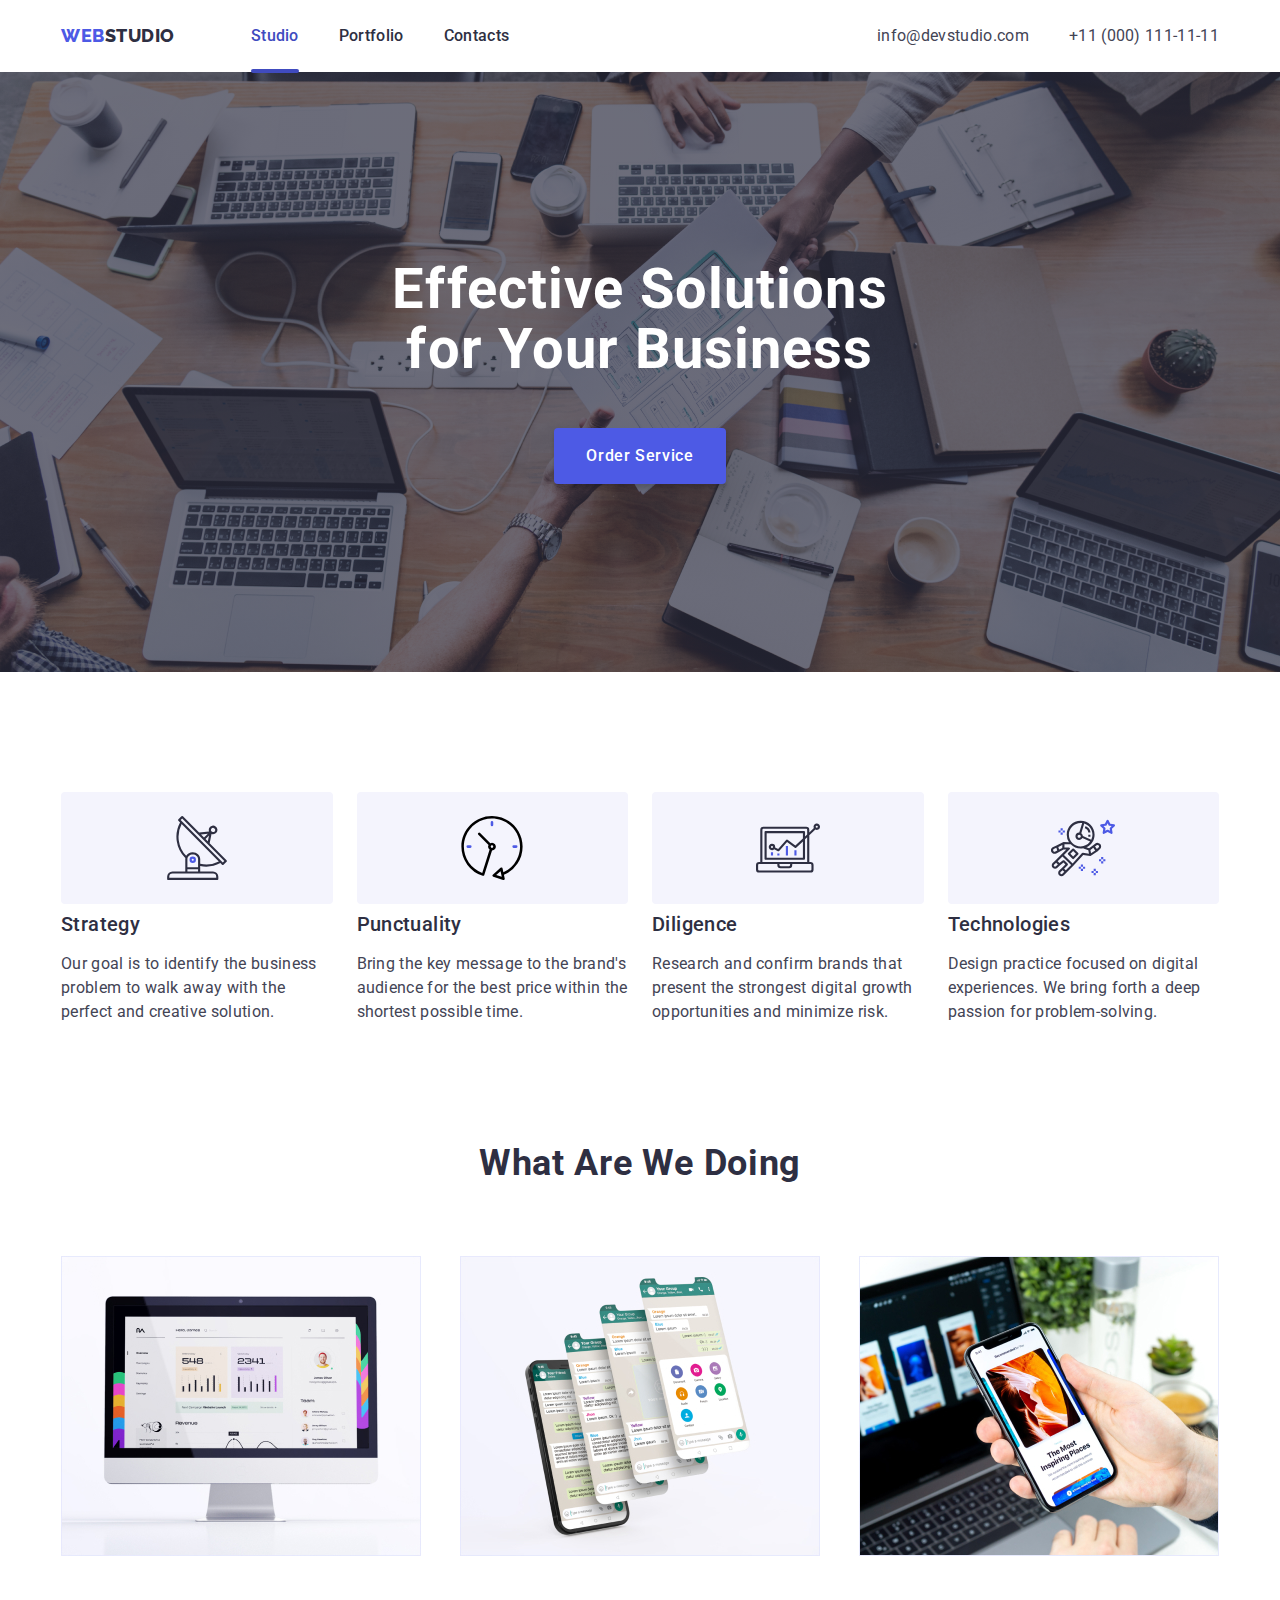
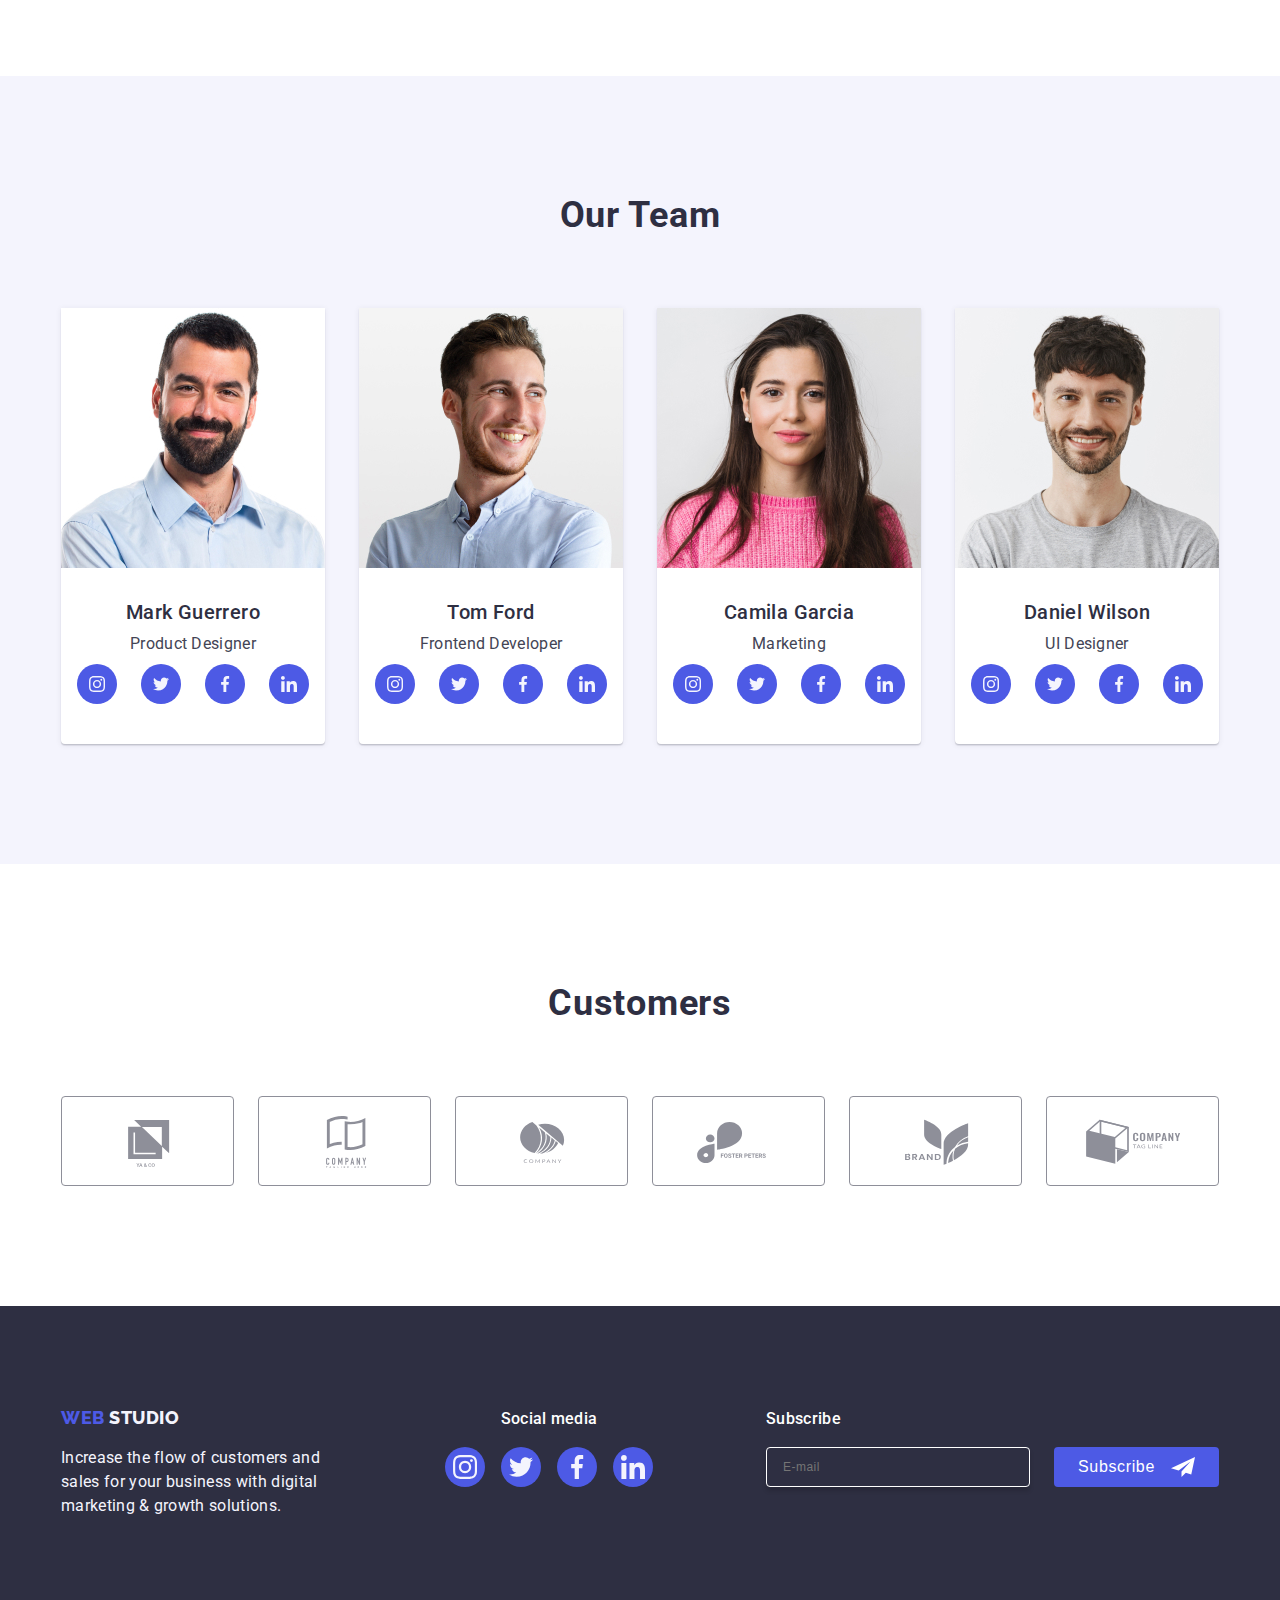
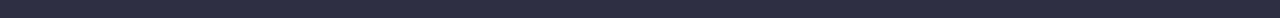
<file: index.html>
<!DOCTYPE html>
<html lang="en">
  <head>
    <meta charset="UTF-8" />
    <meta name="viewport" content="width=device-width, initial-scale=1.0" />
    <link
      rel="stylesheet"
      href="https://cdnjs.cloudflare.com/ajax/libs/modern-normalize/2.0.0/modern-normalize.min.css"
      integrity="sha512-4xo8blKMVCiXpTaLzQSLSw3KFOVPWhm/TRtuPVc4WG6kUgjH6J03IBuG7JZPkcWMxJ5huwaBpOpnwYElP/m6wg=="
      crossorigin="anonymous"
      referrerpolicy="no-referrer"
    />
    <link rel="stylesheet" href="./css/stylesmobile.css" />
    <link rel="stylesheet" href="./css/stylestablet.css" />
    <link rel="stylesheet" href="./css/stylespc.css" />
    <title>Studio</title>

    <link rel="preconnect" href="https://fonts.googleapis.com" />
    <link rel="preconnect" href="https://fonts.gstatic.com" crossorigin />
    <link
      href="https://fonts.googleapis.com/css2?family=Raleway:wght@800&family=Roboto:wght@400;500;700;900&display=swap"
      rel="stylesheet"
    />
    <meta name="viewport" content="width=device-width, initial-scale=1.0" />
  </head>

  <!-- body -->

  <body>
    <!-- header -->
    <header class="header">
      <div class="container container-header">
        <nav class="navigation">
          <a class="logo link logo-header" href="./index.html"
            >Web<span class="studio">Studio</span></a
          >
          <button class="burger-btn" type="button" data-menu-open>
            <svg class="burger-icon" width="32" height="22">
              <use class="" href="./images/icons.svg#icon-menu_24px"></use>
            </svg>
          </button>

          <ul class="list menu-header">
            <li class="navigation-list">
              <a
                href="./index.html"
                class="navigation-page navigation-page-after link"
                >Studio</a
              >
            </li>
            <li class="navigation-list">
              <a href="./portfolio.html" class="navigation-page link"
                >Portfolio</a
              >
            </li>
            <li class="navigation-list">
              <a href="" class="navigation-page link">Contacts</a>
            </li>
          </ul>
        </nav>

        <address class="address">
          <ul class="list list-flex">
            <li class="navigation-contact-list">
              <a class="contact link" href="mailto:info@devstudio.com"
                >info@devstudio.com</a
              >
            </li>
            <li class="navigation-contact-list">
              <a class="contact link" href="tel:+110001111111"
                >+11 (000) 111-11-11</a
              >
            </li>
          </ul>
        </address>
      </div>
    </header>

    <!-- ////header -->

    <!-- section 1 -->

    <main>
      <section class="section-sollution">
        <div class="container container-section sollutions">
          <h1 class="headline sollutions-tiitle">
            Effective Solutions for Your Business
          </h1>
          <button class="buttom buttom-order" type="button" data-modal-open>
            Order Service
          </button>
        </div>
      </section>

      <!-- section 2 -->

      <section class="section section-feature">
        <div class="container container-features">
          <h2 class="visually-hidden features-strategy">Strategy</h2>

          <ul class="list feature-flex">
            <li class="feature-item point">
              <div class="feature_div-icon">
                <svg width="64" height="64">
                  <use
                    class="features-icon"
                    href="./images/icons.svg#icon-antenna-1"
                  ></use>
                </svg>
              </div>
              <h3 class="feature-name">Strategy</h3>
              <p class="feature-description">
                Our goal is to identify the business problem to walk away with
                the perfect and creative solution.
              </p>
            </li>

            <li class="feature-item point">
              <div class="feature_div-icon">
                <svg width="64" height="64">
                  <use
                    class="features-icon"
                    href="./images/icons.svg#icon-clock-1"
                  ></use>
                </svg>
              </div>
              <h3 class="feature-name">Punctuality</h3>
              <p class="feature-description">
                Bring the key message to the brand's audience for the best price
                within the shortest possible time.
              </p>
            </li>
            <li class="feature-item point">
              <div class="feature_div-icon">
                <svg width="64" height="64">
                  <use
                    class="features-icon"
                    href="./images/icons.svg#icon-diagram-1"
                  ></use>
                </svg>
              </div>
              <h3 class="feature-name">Diligence</h3>
              <p class="feature-description">
                Research and confirm brands that present the strongest digital
                growth opportunities and minimize risk.
              </p>
            </li>
            <li class="feature-item point">
              <div class="feature_div-icon">
                <svg width="64" height="64">
                  <use
                    class="features-icon"
                    href="./images/icons.svg#icon-astronaut-1"
                  ></use>
                </svg>
              </div>
              <h3 class="feature-name">Technologies</h3>
              <p class="feature-description">
                Design practice focused on digital experiences. We bring forth a
                deep passion for problem-solving.
              </p>
            </li>
          </ul>
        </div>
      </section>

      <!-- section 3 -->
      <section class="section section-devices">
        <div class="container container-features">
          <h2 class="devices-tittle">What are we doing</h2>

          <ul class="list flex-devices">
            <li class="list devices-list">
              <img
                src="./images/body-pc-computer.jpg"
                alt="Computer which shows statistics"
                width="360"
                height="300"
              />
            </li>
            <li class="list devices-list">
              <img
                src="./images/body-phones-computer.jpg"
                alt="Phones screens with  whatsupp app"
                width="360"
                height="300"
              />
            </li>
            <li class="list devices-list">
              <img
                src="./images/body-onephone-computer.jpg"
                alt="Phone ans computer present the blog or app about  most inspiring places"
                width="360"
                height="300"
              />
            </li>
          </ul>
        </div>
      </section>

      <!-- section 4-->
      <section class="section team">
        <div class="container container-team">
          <h2 class="team-tittle">Our Team</h2>

          <ul class="list team-flex">
            <li class="team-member">
              <img
                class="team-photo"
                src="./images/mark-guerrero-computer.jpg"
                alt="A guy in a light blue shirt with dark growth"
                width="264"
                height="260"
              />
              <div class="teamer-name">
                <h3 class="team-name">Mark Guerrero</h3>
                <p class="team-role">Product Designer</p>

                <ul class="list list-social">
                  <li class="social-list">
                    <a class="social-link" href="#">
                      <svg width="16" height="16" class="social-icon">
                        <use href="./images/icons.svg#icon-instagram-2"></use>
                      </svg>
                    </a>
                  </li>
                  <li class="social-list">
                    <a class="social-link" href="#">
                      <svg width="16" height="16" class="social-icon">
                        <use href="./images/icons.svg#icon-twitter-1"></use>
                      </svg>
                    </a>
                  </li>
                  <li class="social-list">
                    <a class="social-link" href="#">
                      <svg width="16" height="16" class="social-icon">
                        <use href="./images/icons.svg#icon-facebook-1"></use>
                      </svg>
                    </a>
                  </li>
                  <li class="social-list">
                    <a class="social-link" href="#">
                      <svg width="16" height="16" class="social-icon">
                        <use href="./images/icons.svg#icon-linkedin-1"></use>
                      </svg>
                    </a>
                  </li>
                </ul>
              </div>
            </li>

            <li class="team-member">
              <img
                class="team-photo"
                src="./images/tom-ford-computer.jpg"
                alt="A guy in a light blue shirt with big smile"
                width="264"
                height="260"
              />
              <div class="teamer-name">
                <h3 class="team-name">Tom Ford</h3>
                <p class="team-role">Frontend Developer</p>
                <ul class="list list-social">
                  <li class="social-list">
                    <a class="social-link" href="#">
                      <svg width="16" height="16" class="social-icon">
                        <use href="./images/icons.svg#icon-instagram-2"></use>
                      </svg>
                    </a>
                  </li>
                  <li class="social-list">
                    <a class="social-link" href="#">
                      <svg width="16" height="16" class="social-icon">
                        <use href="./images/icons.svg#icon-twitter-1"></use>
                      </svg>
                    </a>
                  </li>
                  <li class="social-list">
                    <a class="social-link" href="#">
                      <svg width="16" height="16" class="social-icon">
                        <use href="./images/icons.svg#icon-facebook-1"></use>
                      </svg>
                    </a>
                  </li>
                  <li class="social-list">
                    <a class="social-link" href="#">
                      <svg width="16" height="16" class="social-icon">
                        <use href="./images/icons.svg#icon-linkedin-1"></use>
                      </svg>
                    </a>
                  </li>
                </ul>
              </div>
            </li>

            <li class="team-member">
              <img
                class="team-photo"
                src="./images/camila-garcia-computer.jpg"
                alt=" Woman in a pink sweater with long dark hair"
                width="264"
                height="260"
              />
              <div class="teamer-name">
                <h3 class="team-name">Camila Garcia</h3>
                <p class="team-role">Marketing</p>
                <ul class="list list-social">
                  <li class="social-list">
                    <a class="social-link" href="#">
                      <svg width="16" height="16" class="social-icon">
                        <use href="./images/icons.svg#icon-instagram-2"></use>
                      </svg>
                    </a>
                  </li>
                  <li class="social-list">
                    <a class="social-link" href="#">
                      <svg width="16" height="16" class="social-icon">
                        <use href="./images/icons.svg#icon-twitter-1"></use>
                      </svg>
                    </a>
                  </li>
                  <li class="social-list">
                    <a class="social-link" href="#">
                      <svg width="16" height="16" class="social-icon">
                        <use href="./images/icons.svg#icon-facebook-1"></use>
                      </svg>
                    </a>
                  </li>
                  <li class="social-list">
                    <a class="social-link" href="#">
                      <svg width="16" height="16" class="social-icon">
                        <use href="./images/icons.svg#icon-linkedin-1"></use>
                      </svg>
                    </a>
                  </li>
                </ul>
              </div>
            </li>

            <li class="team-member">
              <img
                class="team-photo"
                src="./images/daniel-wilson-computer.jpg"
                alt="A guy in a light grey T-shirt with big smile"
                width="264"
                height="260"
              />
              <div class="teamer-name">
                <h3 class="team-name">Daniel Wilson</h3>
                <p class="team-role">UI Designer</p>
                <ul class="list list-social">
                  <li class="social-list">
                    <a class="social-link" href="#">
                      <svg width="16" height="16" class="social-icon">
                        <use href="./images/icons.svg#icon-instagram-2"></use>
                      </svg>
                    </a>
                  </li>
                  <li class="social-list">
                    <a class="social-link" href="#">
                      <svg width="16" height="16" class="social-icon">
                        <use href="./images/icons.svg#icon-twitter-1"></use>
                      </svg>
                    </a>
                  </li>
                  <li class="social-list">
                    <a class="social-link" href="#">
                      <svg width="16" height="16" class="social-icon">
                        <use href="./images/icons.svg#icon-facebook-1"></use>
                      </svg>
                    </a>
                  </li>
                  <li class="social-list">
                    <a class="social-link" href="#">
                      <svg width="16" height="16" class="social-icon">
                        <use href="./images/icons.svg#icon-linkedin-1"></use>
                      </svg>
                    </a>
                  </li>
                </ul>
              </div>
            </li>
          </ul>
        </div>
      </section>

      <!-- /* section 5  */ -->

      <section class="customers">
        <div class="container container-customers">
          <h2 class="cusotmers-tittle">Customers</h2>
          <ul class="list list-customers">
            <li class="customer-list">
              <a class="customer-link" href="#">
                <svg width="110" height="56" class="customer-icon">
                  <use
                    class="client"
                    href="./images/icons.svg#icon-Client-1"
                  ></use>
                </svg>
              </a>
            </li>

            <li class="customer-list">
              <a class="customer-link" href="#">
                <svg width="110" height="56" class="customer-icon">
                  <use
                    class="client"
                    href="./images/icons.svg#icon-Client-2"
                  ></use>
                </svg>
              </a>
            </li>
            <li class="customer-list">
              <a class="customer-link" href="#">
                <svg width="110" height="56" class="customer-icon">
                  <use
                    class="client"
                    href="./images/icons.svg#icon-Client-3"
                  ></use>
                </svg>
              </a>
            </li>
            <li class="customer-list">
              <a class="customer-link" href="#">
                <svg width="110" height="56" class="customer-icon">
                  <use
                    class="client"
                    href="./images/icons.svg#icon-Client-4"
                  ></use>
                </svg>
              </a>
            </li>
            <li class="customer-list">
              <a class="customer-link" href="#">
                <svg width="110" height="56" class="customer-icon">
                  <use
                    class="client"
                    href="./images/icons.svg#icon-Client-5"
                  ></use>
                </svg>
              </a>
            </li>
            <li class="customer-list">
              <a class="customer-link" href="#">
                <svg width="110" height="56" class="customer-icon">
                  <use
                    class="client"
                    href="./images/icons.svg#icon-Client-6"
                  ></use>
                </svg>
              </a>
            </li>
          </ul>
        </div>
      </section>
    </main>

    <!-- footer -->

    <footer class="footer">
      <div class="container container-footer">
        <div class="footer-pc">
          <div class="footer-mobile">
            <div class="logo-mobile">
              <a class="logo link logo-footer" href="./index.html"
                >Web <span class="studio-footer">Studio</span></a
              >
              <p class="footer-paragraph">
                Increase the flow of customers and sales for your business with
                digital marketing & growth solutions.
              </p>
            </div>
            <div class="second-line">
              <p class="socialmedia-tittle">Social media</p>

              <ul class="list footer-social">
                <li class="footer-social-list">
                  <a class="footer-social-link" href="#">
                    <svg width="24" height="24" class="footer-social-icon">
                      <use href="./images/icons.svg#icon-instagram-2"></use>
                    </svg>
                  </a>
                </li>
                <li class="footer-social-list">
                  <a class="footer-social-link" href="#">
                    <svg width="24" height="24" class="footer-social-icon">
                      <use href="./images/icons.svg#icon-twitter-1"></use>
                    </svg>
                  </a>
                </li>
                <li class="footer-social-list">
                  <a class="footer-social-link" href="#">
                    <svg width="24" height="24" class="footer-social-icon">
                      <use href="./images/icons.svg#icon-facebook-1"></use>
                    </svg>
                  </a>
                </li>
                <li class="footer-social-list">
                  <a class="footer-social-link" href="#">
                    <svg width="24" height="24" class="footer-social-icon">
                      <use href="./images/icons.svg#icon-linkedin-1"></use>
                    </svg>
                  </a>
                </li>
              </ul>
            </div>
          </div>

          <div class="subscribe">
            <p class="subscribe-tittle">Subscribe</p>
            <form class="substribe-form">
              <label class="substribe-label">
                <input
                  class="substribe-input"
                  type="email"
                  name="substribe-join"
                  placeholder="E-mail"
                  id="substribe-join"
                  required
                />
              </label>
              <button class="subscribe-botton" type="submit">
                Subscribe
                <svg class="subscribe-icon" width="24" height="24">
                  <use href="./images/icons.svg#icon-Frame-3"></use>
                </svg>
              </button>
            </form>
          </div>
        </div>
      </div>
    </footer>

    <div class="backdrop is-hidden" data-menu>
      <div class="menu">
        <button class="close-btn" type="button" data-menu-close>
          <svg class="cross-icon" width="8" height="8">
            <use href="./images/icons.svg#icon-close-black"></use>
          </svg>
        </button>

        <ul class="menu-tittles list">
          <li>
            <a class="navigation-page link" href="./index.html">Studio</a>
          </li>
          <li>
            <a class="navigation-page link" href="./portfolio.html"
              >Portfolio</a
            >
          </li>
          <li><a class="navigation-page link" href="">Contacts</a></li>
        </ul>

        <div class="menu-contact">
          <a class="phone-menu link" href="tel:+110001111111"
            >+11 (000) 111-11-11</a
          >
          <a class="mail-menu link" href="mailto:info@devstudio.com"
            >info@devstudio.com</a
          >
          <ul class="list list-social-menu">
            <li class="social-list">
              <a class="social-link" href="#">
                <svg width="16" height="16" class="social-icon">
                  <use href="./images/icons.svg#icon-instagram-2"></use>
                </svg>
              </a>
            </li>
            <li class="social-list">
              <a class="social-link" href="#">
                <svg width="16" height="16" class="social-icon">
                  <use href="./images/icons.svg#icon-twitter-1"></use>
                </svg>
              </a>
            </li>
            <li class="social-list">
              <a class="social-link" href="#">
                <svg width="16" height="16" class="social-icon">
                  <use href="./images/icons.svg#icon-facebook-1"></use>
                </svg>
              </a>
            </li>
            <li class="social-list">
              <a class="social-link" href="#">
                <svg width="16" height="16" class="social-icon">
                  <use href="./images/icons.svg#icon-linkedin-1"></use>
                </svg>
              </a>
            </li>
          </ul>
        </div>
      </div>
    </div>

    <div class="backdrop is-hidden" data-modal>
      <div class="modal">
        <button class="close-btn" type="button" data-modal-close>
          <svg class="cross-icon" width="8" height="8">
            <use href="./images/icons.svg#icon-close-black"></use>
          </svg>
        </button>

        <p class="form-tittle">Leave your contacts and we will call you back</p>
        <form name="signup_form" autocomplete="on">
          <div class="form-div">
            <label class="form-label" for="user-name">Name </label>
            <div class="form-icon">
              <input
                class="form-input"
                type="text"
                name="user-name"
                id="user-name"
                required
              />
              <svg class="form-svg" width="18" height="24">
                <use href="./images/icons.svg#icon-person-black-18dp-1"></use>
              </svg>
            </div>
          </div>

          <div class="form-div">
            <label class="form-label" for="user-phone">Phone</label>
            <div class="form-icon">
              <input
                class="form-input"
                type="text"
                name="user-phone"
                id="user-phone"
                required
              />
              <svg class="form-svg" width="18" height="24">
                <use href="./images/icons.svg#icon-phone-black-18dp-1"></use>
              </svg>
            </div>
          </div>

          <div class="form-div">
            <label class="form-label" for="user-email">Email </label>
            <div class="form-icon">
              <input
                required
                class="form-input"
                type="email"
                name="user-email"
                id="user-email"
              />

              <svg class="form-svg" width="18" height="24">
                <use href="./images/icons.svg#icon-email-black-18dp-1"></use>
              </svg>
            </div>
          </div>
          <div class="form-comment">
            <label class="form-label" for="user-comment">Comment </label>

            <textarea
              class="comment-textarea"
              id="user-comment"
              name="user-comment"
              placeholder="Text input"
              rows="5"
            ></textarea>
          </div>

          <div class="form-checkbox">
            <input
              id="user-privacy"
              type="checkbox"
              value="true"
              class="checkbox-input visually-hidden"
              name="user-privacy"
              required
            />
            <label class="checkbox-label" for="user-privacy"
              ><span class="checkbox-span">
                <svg class="checkbox-icon" width="10" height="8">
                  <use
                    class="checkbox-size"
                    href="./images/icons.svg#icon-Vector"
                  ></use>
                </svg> </span
              >I accept the terms and conditions of the
              <a class="checkbox-link" href="#">Privacy Policy</a>
            </label>
          </div>
          <button class="checkbox-button" type="submit">Send</button>
        </form>
      </div>
    </div>

    <script src="./js/menu.js"></script>
    <script src="./js/modal.js"></script>
  </body>
</html>
</file>
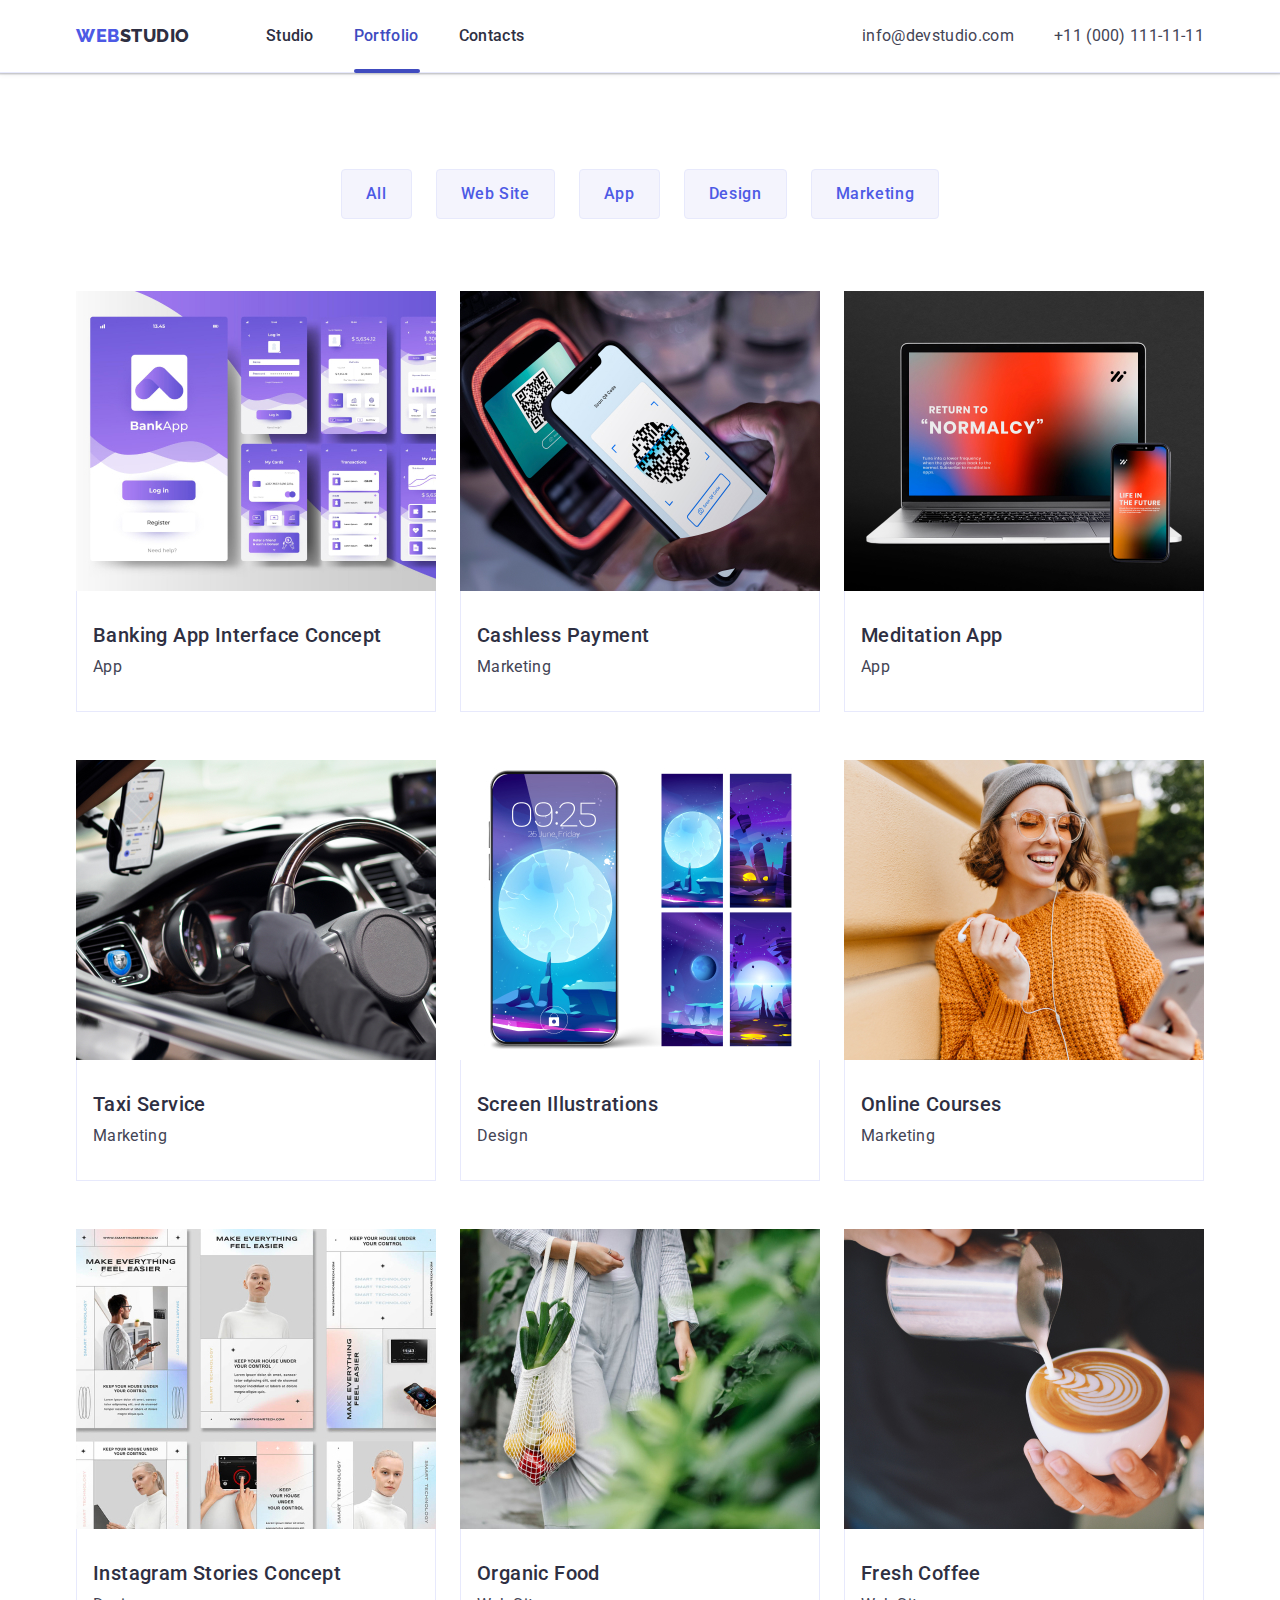
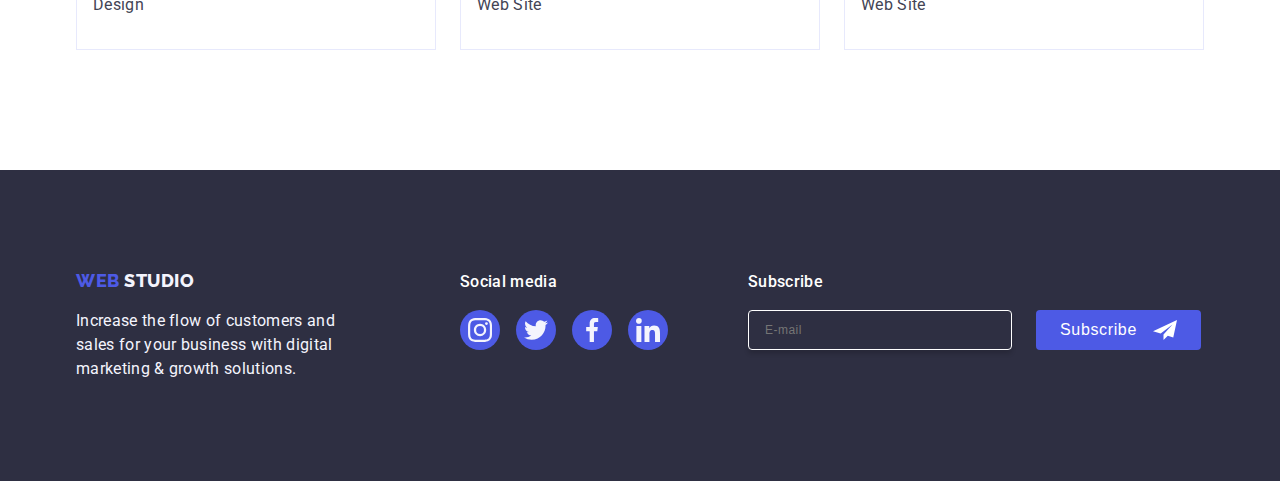
<file: portfolio.html>
<!DOCTYPE html>
<html lang="en">
  <head>
    <meta charset="UTF-8" />
    <meta name="viewport" content="width=device-width, initial-scale=1.0" />
    <link
      rel="stylesheet"
      href="https://cdnjs.cloudflare.com/ajax/libs/modern-normalize/2.0.0/modern-normalize.min.css"
      integrity="sha512-4xo8blKMVCiXpTaLzQSLSw3KFOVPWhm/TRtuPVc4WG6kUgjH6J03IBuG7JZPkcWMxJ5huwaBpOpnwYElP/m6wg=="
      crossorigin="anonymous"
      referrerpolicy="no-referrer"
    />
    <link rel="stylesheet" href="./css/portfolio.css" />
    <title>Portfolio</title>
    <link
      rel="stylesheet"
      href="https://cdnjs.cloudflare.com/ajax/libs/modern-normalize/2.0.0/modern-normalize.min.css"
      integrity="sha512-4xo8blKMVCiXpTaLzQSLSw3KFOVPWhm/TRtuPVc4WG6kUgjH6J03IBuG7JZPkcWMxJ5huwaBpOpnwYElP/m6wg=="
      crossorigin="anonymous"
      referrerpolicy="no-referrer"
    />
    <link rel="preconnect" href="https://fonts.googleapis.com" />
    <link rel="preconnect" href="https://fonts.gstatic.com" crossorigin />
    <link
      href="https://fonts.googleapis.com/css2?family=Raleway:wght@800&family=Roboto:wght@400;500;700;900&display=swap"
      rel="stylesheet"
    />
    <meta name="viewport" content="width=device-width, initial-scale=1.0" />
  </head>

  <body>
    <!-- header -->
    <header class="header">
      <div class="container container-header">
        <nav class="navigation">
          <a class="logo link logo-header" href="./index.html"
            >Web<span class="studio">Studio</span></a
          >

          <ul class="list menu-header">
            <li class="navigation-list">
              <a href="./index.html" class="navigation-page link">Studio</a>
            </li>
            <li class="navigation-list">
              <a
                href="./portfolio.html"
                class="navigation-page link navigation-portolio-after"
                >Portfolio</a
              >
            </li>
            <li class="navigation-list">
              <a href="" class="navigation-page link">Contacts</a>
            </li>
          </ul>
        </nav>

        <address class="address">
          <ul class="list list-flex">
            <li class="navigation-contact-list">
              <a class="contact link" href="mailto:info@devstudio.com"
                >info@devstudio.com</a
              >
            </li>
            <li class="navigation-contact-list">
              <a class="contact link" href="tel:+110001111111"
                >+11 (000) 111-11-11</a
              >
            </li>
          </ul>
        </address>
      </div>
    </header>

    <!-- main -->
    <main>
      <section class="main">
        <div class="container container-porfolio">
          <h1 class="visually-hidden buttons-tittle">headline</h1>
          <ul class="list list-bottoms">
            <li class="buttom-list">
              <button class="button-portfolio" type="button">All</button>
            </li>
            <li class="buttom-list">
              <button class="button-portfolio" type="button">Web Site</button>
            </li>
            <li class="buttom-list">
              <button class="button-portfolio" type="button">App</button>
            </li>
            <li class="buttom-list">
              <button class="button-portfolio" type="button">Design</button>
            </li>
            <li class="buttom-list">
              <button class="button-portfolio" type="button">Marketing</button>
            </li>
          </ul>

          <!-- <h2 class="apps-tittle">apps</h2> -->
          <ul class="list portfolio">
            <li class="portfolio-list">
              <a href="" class="link porftolio-block">
                <div class="img-wrapper">
                  <img
                    src="./images/banking-app-computer.jpg"
                    alt="Screens of banking app"
                    width="360"
                    height="300"
                  />
                  <p class="img-description">
                    14 Stylish and User-Friendly App Design Concepts · Task
                    Manager App · Calorie Tracker App · Exotic Fruit Ecommerce
                    App · Cloud Storage App
                  </p>
                </div>
                <div class="portfolio-description">
                  <h2 class="apps-name">Banking App Interface Concept</h2>
                  <p class="apps-description">App</p>
                </div>
              </a>
            </li>
            <li class="portfolio-list">
              <a href="" class="link porftolio-block">
                <div class="img-wrapper">
                  <img
                    src="./images/cashless-payment-computer.jpg"
                    alt="Cashless payment via phone"
                    width="360"
                    height="300"
                  />
                  <p class="img-description">
                    14 Stylish and User-Friendly App Design Concepts · Task
                    Manager App · Calorie Tracker App · Exotic Fruit Ecommerce
                    App · Cloud Storage App
                  </p>
                </div>

                <div class="portfolio-description">
                  <h2 class="apps-name">Cashless Payment</h2>
                  <p class="apps-description">Marketing</p>
                </div>
              </a>
            </li>
            <li class="portfolio-list">
              <a href="" class="link porftolio-block">
                <div class="img-wrapper">
                  <img
                    src="./images/meditation-computer.jpg"
                    alt="Meditation app on phone and computer"
                    width="360"
                    height="300"
                  />
                  <p class="img-description">
                    14 Stylish and User-Friendly App Design Concepts · Task
                    Manager App · Calorie Tracker App · Exotic Fruit Ecommerce
                    App · Cloud Storage App
                  </p>
                </div>
                <div class="portfolio-description">
                  <h2 class="apps-name">Meditation App</h2>
                  <p class="apps-description">App</p>
                </div>
              </a>
            </li>
            <li class="portfolio-list">
              <a href="" class="link porftolio-block">
                <div class="img-wrapper">
                  <img
                    src="./images/taxi_computer.jpg"
                    alt="Photo of motor vehicles"
                    width="360"
                    height="300"
                  />
                  <p class="img-description">
                    14 Stylish and User-Friendly App Design Concepts · Task
                    Manager App · Calorie Tracker App · Exotic Fruit Ecommerce
                    App · Cloud Storage App
                  </p>
                </div>
                <div class="portfolio-description">
                  <h2 class="apps-name">Taxi Service</h2>
                  <p class="apps-description">Marketing</p>
                </div>
              </a>
            </li>

            <li class="portfolio-list">
              <a href="" class="link porftolio-block">
                <div class="img-wrapper">
                  <img
                    src="./images/screen-illustrations-computer.jpg"
                    alt="Phone screen of illustrations presents big moon"
                    width="360"
                    height="300"
                  />
                  <p class="img-description">
                    14 Stylish and User-Friendly App Design Concepts · Task
                    Manager App · Calorie Tracker App · Exotic Fruit Ecommerce
                    App · Cloud Storage App
                  </p>
                </div>
                <div class="portfolio-description">
                  <h2 class="apps-name">Screen Illustrations</h2>
                  <p class="apps-description">Design</p>
                </div>
              </a>
            </li>

            <li class="portfolio-list">
              <a href="" class="link porftolio-block">
                <div class="img-wrapper">
                  <img
                    src="./images/online-course-computer.jpg"
                    alt="Smiling woman in orange sweater with headphones"
                    width="360"
                    height="300"
                  />
                  <p class="img-description">
                    14 Stylish and User-Friendly App Design Concepts · Task
                    Manager App · Calorie Tracker App · Exotic Fruit Ecommerce
                    App · Cloud Storage App
                  </p>
                </div>
                <div class="portfolio-description">
                  <h2 class="apps-name">Online Courses</h2>
                  <p class="apps-description">Marketing</p>
                </div>
              </a>
            </li>

            <li class="portfolio-list">
              <a href="" class="link porftolio-block">
                <div class="img-wrapper">
                  <img
                    src="./images/instagram-computer.jpg"
                    alt="Mock up of instagram stories concept"
                    width="360"
                    height="300"
                  />
                  <p class="img-description">
                    14 Stylish and User-Friendly App Design Concepts · Task
                    Manager App · Calorie Tracker App · Exotic Fruit Ecommerce
                    App · Cloud Storage App
                  </p>
                </div>
                <div class="portfolio-description">
                  <h2 class="apps-name">Instagram Stories Concept</h2>
                  <p class="apps-description">Design</p>
                </div>
              </a>
            </li>

            <li class="portfolio-list">
              <a href="" class="link porftolio-block">
                <div class="img-wrapper">
                  <img
                    src="./images/organic-computer.jpg"
                    alt="Women carrying a mesh bag with organic fruit"
                    width="360"
                    height="300"
                  />
                  <p class="img-description">
                    14 Stylish and User-Friendly App Design Concepts · Task
                    Manager App · Calorie Tracker App · Exotic Fruit Ecommerce
                    App · Cloud Storage App
                  </p>
                </div>
                <div class="portfolio-description">
                  <h2 class="apps-name">Organic Food</h2>
                  <p class="apps-description">Web Site</p>
                </div>
              </a>
            </li>

            <li class="portfolio-list">
              <a href="" class="link porftolio-block">
                <div class="img-wrapper">
                  <img
                    src="./images/fresh-coffe-computer.jpg"
                    alt="Guy making a fresh coffee with milk"
                    width="360"
                    height="300"
                  />
                  <p class="img-description">
                    14 Stylish and User-Friendly App Design Concepts · Task
                    Manager App · Calorie Tracker App · Exotic Fruit Ecommerce
                    App · Cloud Storage App
                  </p>
                </div>
                <div class="portfolio-description">
                  <h2 class="apps-name">Fresh Coffee</h2>
                  <p class="apps-description">Web Site</p>
                </div>
              </a>
            </li>
          </ul>
        </div>
      </section>
    </main>

    <footer class="footer">
      <div class="container container-footer">
        <div class="first-line">
          <a class="logo link logo-footer" href="./index.html"
            >Web <span class="studio-footer">Studio</span></a
          >
          <p class="footer-paragraph">
            Increase the flow of customers and sales for your business with
            digital marketing & growth solutions.
          </p>
        </div>
        <div class="second-line">
          <p class="socialmedia-tittle">Social media</p>

          <ul class="list footer-social">
            <li class="footer-social-list">
              <a class="footer-social-link" href="#">
                <svg width="24" height="24" class="footer-social-icon">
                  <use href="./images/icons.svg#icon-instagram-2"></use>
                </svg>
              </a>
            </li>
            <li class="footer-social-list">
              <a class="footer-social-link" href="#">
                <svg width="24" height="24" class="footer-social-icon">
                  <use href="./images/icons.svg#icon-twitter-1"></use>
                </svg>
              </a>
            </li>
            <li class="footer-social-list">
              <a class="footer-social-link" href="#">
                <svg width="24" height="24" class="footer-social-icon">
                  <use href="./images/icons.svg#icon-facebook-1"></use>
                </svg>
              </a>
            </li>
            <li class="footer-social-list">
              <a class="footer-social-link" href="#">
                <svg width="24" height="24" class="footer-social-icon">
                  <use href="./images/icons.svg#icon-linkedin-1"></use>
                </svg>
              </a>
            </li>
          </ul>
        </div>
        <div class="subscribe">
          <p class="subscribe-tittle">Subscribe</p>
          <form class="substribe-form">
            <label class="substribe-label">
              <input
                class="substribe-input"
                type="email"
                name="substribe-join"
                placeholder="E-mail"
                id="substribe-join"
                required
              />
            </label>
            <button class="subscribe-botton" type="submit">
              Subscribe
              <svg class="subscribe-icon" width="24" height="24">
                <use href="./images/icons.svg#icon-Frame-3"></use>
              </svg>
            </button>
          </form>
        </div>
      </div>
    </footer>
  </body>
</html>
</file>
<file: css/stylesmobile.css>
:root {
    --main-font: 'Roboto', sans-serif;
    --socondary-font: 'Raleway', sans-serif;
    --dark-color: #2e2f42;
    --primarybrand-color: #4d5ae5;
    --text-color: #434455;
    --modalbackground-color: #fff;
    --light-color: #f4f4fd;
    --accent-color: #e7e9fc;
    --pressedstate-color: #404bbf;
    --subtle-text: #8E8F99;
    --green: #31D0AA;
    --modal-background: #FCFCFC;
    --white-background: #FFFFFF;
}

body {
    font-family: var(--main-font);
    color: var(--text-color);
    background-color: var(--modalbackground-color);
}

* {
    box-sizing: border-box;
    margin: 0;
    padding: 0;
}

img {
    display: block;
    max-width: 100%;
    height: auto;
}

.section {
    padding: 96px 0px;
}

.is-hidden {
    opacity: 0;
    visibility: hidden;
    pointer-events: none;
}

.link {
    text-decoration: none;
}

.list {
    list-style: none;
}

.visually-hidden {
    position: absolute;
    width: 1px;
    height: 1px;
    margin: -1px;
    border: 0;
    padding: 0;
    white-space: nowrap;
    clip-path: inset(100%);
    clip: rect(0 0 0 0);
    overflow: hidden;
}

/* -------------------------------------/constant----------------------------------------- */

/* header */

.container {
    max-width: 428px;
    padding: 0 16px;
    margin: 0 auto;
}

.container-header {
    height: 70px;
}

.navigation {
    display: flex;
    justify-content: space-between;
    align-items: center;
    padding-top: 24px;
}

.logo {
    color: var(--primarybrand-color);
    font-family: var(--socondary-font);
    font-size: 18px;
    font-weight: 800;
    line-height: 1.17;
    letter-spacing: 0.54px;
    text-transform: uppercase;
    text-decoration: none;
}

.studio {
    color: var(--dark-color);
}

.burger-btn {
    background-color: var(--modalbackground-color);
    border: none;
}

.menu-header,
.address {
    display: none;
}

.navigation-page {
    position: relative;

    text-decoration: none;
    color: var(--dark-color);
    font-size: 36px;
    font-weight: 700;
    line-height: 1.1;
    letter-spacing: 0.72px;

}

.navigation-page:hover,
.navigation-page:focus,
.navigation-page:active {
    color: var(--pressedstate-color);
}

.email,
.phone,
.address,
.contact {
    color: var(--text-color);
    font-size: 16px;
    font-weight: 400;
    line-height: 1.5;
    letter-spacing: 0.32px;
    text-decoration: none;
    font-style: normal;
}


/* -------------------------------------menu------------------------------------ */
.menu {
    width: 100%;
    height: 100%;
    border-radius: 4px;
    background: var(--white-background);
    position: absolute;
    top: 50%;
    left: 50%;
    transform: translate(-50%, -50%);
    z-index: 50;
    transition: transform 250ms cubic-bezier(0.4, 0, 0.2, 1);
    padding-top: 80px;
    padding-left: 40px;
    overflow: scroll;
}

.close-btn {
    position: absolute;
    top: 24px;
    right: 24px;
    width: 24px;
    height: 24px;
    border: 1px solid rgba(0, 0, 0, 0.1);
    border-radius: 50%;
    background-color: var(--accent-color);
    cursor: pointer;
    z-index: 50;
    display: flex;
    align-items: center;
    justify-content: center;
    padding: 0;
    cursor: pointer;
    transition: background-color 250ms cubic-bezier(0.4, 0, 0.2, 1), border 250ms cubic-bezier(0.4, 0, 0.2, 1);
}

.close-btn:focus,
.close-btn:hover {
    background-color: var(--pressedstate-color);
    border: none;
    fill: var(--modalbackground-color);
}

.cross-icon {
    transition: fill 250ms cubic-bezier(0.4, 0, 0.2, 1);
}

.menu-tittles {
    display: flex;
    flex-direction: column;
    gap: 40px;
    /* padding-bottom: 284px; */
}

.menu-contact {
    display: flex;
    flex-direction: column;
    margin-top: 284px;
    padding-right: 35px;

}

.phone-menu {
    color: var(--primarybrand-color);
    font-size: 36px;
    font-weight: 700;
    line-height: 1.1;
    letter-spacing: 0.72px;
    text-decoration: none;
    padding-bottom: 40px;
}

.mail-menu {
    display: block;
    font-size: 20px;
    font-weight: 500;
    line-height: 1.2px;
    letter-spacing: 0.4px;
    color: var(--text-color);
    padding-bottom: 48px;
}

.list-social-menu {
    display: flex;
    padding: 0px;
    padding-bottom: 40px;
    align-items: center;

    justify-content: space-between;
    max-width: 328px;
}

.social-list {
    width: 40px;
    height: 40px;
}

.social-link {
    width: 100%;
    height: 100%;
    background-color: var(--primarybrand-color);
    border-radius: 50%;
    display: flex;
    align-items: center;
    justify-content: center;
    transition: background-color 250ms cubic-bezier(0.4, 0, 0.2, 1);
}

.social-link:hover,
.social-link:focus {
    background-color: var(--pressedstate-color);
}


/* --------------------------------/menu------------------------------------- */
/* -- section 1 -- */

.section-sollution {
    margin: 0 auto;
    padding: 112px 16px;
    width: 100%;
    height: 432px;
    }

.section-sollution {
    background-image: linear-gradient(rgba(46, 47, 66, 0.7), rgba(46, 47, 66, 0.7)),
        url("../images/img-name.jpg");
    background-repeat: no-repeat;
    background-position: center;
    background-size: cover;
}

@media (min-device-pixel-ratio: 2),
(-webkit-min-device-pixel-ratio: 2),
(min-resolution: 192dpi),
(min-resolution: 2dppx) {
    .section-sollution {
        background-image: linear-gradient(rgba(46, 47, 66, 0.7), rgba(46, 47, 66, 0.7)), url('../images/img-name2x.jpg');
    }
}

.sollutions {
    display: flex;
    flex-direction: column;
    align-items: center;
    text-align: center;

}

.sollutions-tiitle {
    color: var(--modalbackground-color);
    max-width: 320px;
    font-size: 36px;
    font-weight: 700;
    line-height: 1.11;
    letter-spacing: 0, 72px;
    margin-bottom: 72px;
}

.buttom-order {
    font-family: var(--main-font);
    color: var(--modalbackground-color);
    display: block;
    font-size: 16px;
    font-weight: 500;
    line-height: 1.5;
    letter-spacing: 0.64px;
    background-color: var(--primarybrand-color);
    cursor: pointer;
    border-radius: 4px;
    box-shadow: 0px 4px 4px 0px rgba(0, 0, 0, 0.15);
    padding: 16px 32px;
    min-width: 169px;
    height: 56px;
    border: none;
    margin: 0 auto;
    transition: background-color 250ms cubic-bezier(0.4, 0, 0.2, 1);
    border-radius: 4px;

}


/* modal */
.modal {
 width: 392px;
    min-height: 584px;
    border-radius: 4px;
    background: var(--modal-background);
    box-shadow: 0px 2px 1px 0px rgba(0, 0, 0, 0.20), 0px 1px 3px 0px rgba(0, 0, 0, 0.12), 0px 1px 1px 0px rgba(0, 0, 0, 0.14);
    position: absolute;
    top: 50%;
    left: 50%;
    transform: translate(-50%, -50%);
    z-index: 50;
    transition: transform 250ms cubic-bezier(0.4, 0, 0.2, 1);
    padding: 72px 16px 24px 16px;
}

.form-tittle {
    color: var(--dark-color);
    text-align: center;
    font-size: 16px;
    font-weight: 500;
    line-height: 1.5;
    letter-spacing: 0.32px;
    margin-bottom: 16px;
    width: 100%;
}

.form-div {
    margin-bottom: 8px;
}

.form-label {
    display: block;
    color: var(--subtle-text);
    font-size: 12px;
    font-weight: 400;
    line-height: 1.17;
    letter-spacing: 0.48px;
    margin-bottom: 4px;
}

.form-icon {
    position: relative;
}

.form-icon:focus-within .form-svg {
    fill: var(--primarybrand-color);
}

.form-input {
    width: 100%;
    height: 40px;
    border: 1px solid rgba(46, 47, 66, 0.4);
    border-radius: 4px;
    background-color: transparent;
    padding-left: 38px;
    outline: transparent;
    transition: border-color 250ms cubic-bezier(0.4, 0, 0.2, 1);
}

.form-input:focus {
    border-color: var(--primarybrand-color);
}

.form-svg {
    position: absolute;
    left: 16px;
    top: 50%;
    transform: translateY(-50%);
    transition: fill 250ms cubic-bezier(0.4, 0, 0.2, 1);
    fill: var(--dark-color);
}

.comment-textarea {
    width: 100%;
    height: 120px;
    font-size: 12px;
    line-height: 1.17;
    letter-spacing: 0.04em;
    color: rgba(46, 47, 66, 0.4);
    border: 1px solid rgba(46, 47, 66, 0.4);
    border-radius: 4px;
    background-color: transparent;
    padding: 8px 16px;
    outline: transparent;
    resize: none;
    transition: border-color 250ms cubic-bezier(0.4, 0, 0.2, 1);
}


.comment-textarea:hover,
.comment-textarea:focus {
    border-color: var(--primarybrand-color);

}

.form-checkbox {
    margin-bottom: 24px;
    margin-top: 16px;
}

.checkbox-input:checked+.checkbox-label .checkbox-span {
    background-color: var(--pressedstate-color);
    border: none;
    fill: var(--light-color);
}

.checkbox-label {
    display: block;
    font-size: 12px;
    line-height: 1.17;
    letter-spacing: 0.04em;
    color: var(--subtle-text);
    align-items: center;

}

.checkbox-span {
    display: inline-flex;
    width: 16px;
    height: 16px;
    border: 1px solid rgba(46, 47, 66, 0.4);
    stroke-width: 1px;
    stroke: var(--dark-color, rgba(46, 47, 66, 0.40));
    border-radius: 2px;
    transition: background-color 250ms cubic-bezier(0.4, 0, 0.2, 1), border 250ms cubic-bezier(0.4, 0, 0.2, 1), fill 250ms cubic-bezier(0.4, 0, 0.2, 1);
    align-items: center;
    justify-content: center;
    fill: transparent;
    margin-right: 8px;
}

.checkbox-link {
    color: var(--primarybrand-color);

}

.checkbox-button {
    display: block;
    max-width: 169px;
    height: 56px;
    text-align: center;
    color: var(--modalbackground-color);
    cursor: pointer;
    font-size: 16px;
    background-color: var(--primarybrand-color);
    font-weight: 500;
    line-height: 1.5;
    border: none;
    letter-spacing: 0.64px;
    border-radius: 4px;
    transition: background-color 250ms cubic-bezier(0.4, 0, 0.2, 1);
    padding: 16px 32px;
    margin: 0 auto;

}

/* -- section 2 -- */

.container-features {
    margin: 0 auto;
    align-items: center;
}

.features-strategy {
    font-size: 0px;
}

.feature-flex {
    display: flex;
    flex-direction: column;
    padding: 0px;
    margin: 0 auto;
    gap: 72px;
    justify-content: center;
    align-items: center;
}

.feature_div-icon {
    display: none;
}

.feature-name {
    color: var(--dark-color);
    text-align: center;
    font-size: 36px;
    font-weight: 700;
    line-height: 1.11;
    letter-spacing: 0.72px;
    justify-items: center;
    margin: 0 auto;
    padding-bottom: 8px;
}

.feature-description {
    color: var(--text-color);
    font-size: 16px;
    font-weight: 400;
    line-height: 1.5;
    letter-spacing: 0.32px;

}

/* -- section 3 -- */

.section-devices {
    display: none;
}

/* -- section 4-- */
.team {
    background-color: var(--light-color);
    width: 100%;
    margin: 0 auto;

}

.container-team {
    max-width: 428px;
    margin: 0 auto;
    padding: 0px 82px;
}

.team-tittle {
    color: var(--dark-color);
    text-align: center;
    font-size: 36px;
    font-weight: 700;
    line-height: 1.11;
    text-transform: capitalize;
    letter-spacing: 0.02em;
    margin: 0px 0px 72px;
}

.team-flex {
    display: flex;
    flex-direction: column;
    margin: 0 auto;
    text-align: center;
    gap: 72px;
    align-items: center;
}

.team-member {
    background-color: var(--modalbackground-color);
    width: 264px;
    border-radius: 0px 0px 4px 4px;
    box-shadow: 0px 2px 1px 0px rgba(46, 47, 66, 0.08), 0px 1px 1px 0px rgba(46, 47, 66, 0.16), 0px 1px 6px 0px rgba(46, 47, 66, 0.08);
}

.teamer-name {
    padding-top: 32px;
    padding-bottom: 8px;
}

.team-name {
    color: var(--dark-color);
    font-size: 20px;
    font-weight: 500;
    line-height: 1.2;
    letter-spacing: 0.4px;
    text-align: center;
    margin-bottom: 8px;
}

.team-role {
    color: var(--text-color);
    font-size: 16px;
    font-weight: 400;
    line-height: 1.5;
    letter-spacing: 0.32px;
    text-align: center;
}

.list-social {
    display: flex;
    padding-top: 8px;
    padding-bottom: 32px;
    padding-left: 0px;
    align-items: center;
    margin: 0 auto;
    justify-content: center;
    gap: 24px;
}

/* section 5  */

.customers {
    padding: 96px 16;
    margin: 0 auto;
}

.cusotmers-tittle {
    text-align: center;
    color: var(--dark-color);
    text-align: center;
    font-size: 36px;
    font-style: normal;
    font-weight: 700;
    letter-spacing: 0.72px;
    line-height: 1.11;
    margin-top: 0px;
    margin-bottom: 72px;
    margin-top: 96px;
    text-transform: capitalize;
}

.list-customers {
    display: flex;
    flex-wrap: wrap;
    margin: 0 auto;
    justify-content: center;
    gap: 16px;
    max-width: 396px;
    row-gap: 72px;
    padding-bottom: 96px;
    width: 100%;


}

.customer-link {
    display: flex;
    cursor: pointer;
    width: 100%;
    height: 100%;
    border: 1px solid var(--subtle-text);
    border-radius: 4px;
    align-items: center;
    justify-content: center;
    color: var(--subtle-text);
    transition: border-color 250ms cubic-bezier(0.4, 0, 0.2, 1), color 250ms cubic-bezier(0.4, 0, 0.2, 1);
}

.customer-link:focus,
.customer-link:hover {
    border-color: var(--pressedstate-color);
    color: var(--pressedstate-color)
}

.customer-icon {
    fill: currentColor;
    display: block;
    width: 100%;
    height: 88px;
}

.client {
    width: 110px;
    height: 56px;
}

/* -- footer -- */
/* 
@media screen and (max-width:767px){ */
.footer {
    background: var(--dark-color);
    color: var(--modalbackground-color);
    padding: 97.5px 0 96px;
    margin: 0 auto;
    width: 100%;
}

.container-footer {
    max-width: 428px;
    margin: 0 auto;
    padding: 0 16px;
}

.first-line {
    padding-bottom: 72px;
    margin: 0 auto;

}

.logo-footer {
    display: block;
    text-align: center;
    margin: 0 auto;
}

.studio-footer {
    color: var(--light-color);
}

.footer-paragraph {
    display: block;
    color: var(--light-color);
    width: 100%;
    font-size: 16px;
    font-weight: 400;
    line-height: 1.5;
    letter-spacing: 0.02em;
    margin: 0 auto;
    margin-top: 17.5px;
    padding: 64px;
    padding-bottom: 0px;

}

.second-line {
    display: flex;
        flex-direction: column;
        gap: 16px;
        margin: 0 auto;
        align-items: center;
        justify-content: center;
        padding-bottom: 72px;
}

.socialmedia-tittle {
    color: var(--modalbackground-color);
    margin-bottom: 16px;
    font-size: 16px;
    font-weight: 500;
    line-height: 1.5;
    letter-spacing: 0.32px;
}

.footer-social {
    display: flex;
    gap: 16px;
    align-items: center;
}

.footer-social-list {
    width: 40px;
    height: 40px;
}

.footer-social-link {
    width: 100%;
    height: 100%;
    display: flex;
    align-items: center;
    justify-content: center;
    background-color: var(--primarybrand-color);
    border-radius: 50%;
    transition: background-color 250ms cubic-bezier(0.4, 0, 0.2, 1);
}

.footer-social-link:focus,
.footer-social-link:hover {
    background-color: var(--green);
}

.subscribe {
    margin: 0 auto;
}

.subscribe-tittle {
    color: var(--white-background);
    font-size: 16px;
    font-weight: 500;
    line-height: 1.5;
    letter-spacing: 0.32px;
    margin-bottom: 16px;
    text-align: center;
}

.substribe-form {
    display: flex;
    flex-direction: column;
    gap: 16px;
}

.substribe-input {
    display: flex;
    width: 100%;
    height: 40px;
    border: 1px solid #ffffff;
    background-color: transparent;
    color: var(--modal-background);
    font-size: 12px;
    font-weight: 400;
    line-height: 1.5;
    letter-spacing: 0.04em;
    padding-left: 16px;
    box-shadow: 0px 4px 4px 0px rgba(0, 0, 0, 0.15);
    border-radius: 4px;
    color: var(--white-background);
    justify-content: center;
    align-items: center;
    margin: 0 auto;

}

.subscribe-botton {
    display: flex;
    width: 165px;
    justify-content: center;
    align-items: center;
    color: var(--white-background);
    text-align: center;
    font-size: 16px;
    font-weight: 500;
    line-height: 1.5;
    letter-spacing: 0.64px;
    cursor: pointer;
    background-color: var(--primarybrand-color);
    border: none;
    border-radius: 4px;
    margin: 0 auto;
    padding: 8px 24px;
}

   .subscribe-icon {
       margin-left: 16px;


   }

/* !!!!!!!!!!!!!!!!!!!!!!!!!!!!!!!!!!!!!!!!!!!!!!!!!!!!!!!!!!!!!!!!!!!!!!!!!!!!!!!!!!!!!!!!!! */

/* ---------------------------------------TABLET------------------------------ */
</file>
<file: css/stylestablet.css>
@media screen and (min-width: 768px) {
    .container {
        min-width: 768px;
        padding: 0 16px;
        margin: 0 auto;

    }

    .list-flex,
    .menu-header {

        display: flex;
        padding-left: 0px;
        margin: 0;
        padding: 16px, 0px;
    }

    .navigation-list {
        margin-right: 40px;
    }

    .navigation-list:last-child {
        margin-right: 0px;
    }

    .navigation-page {
        position: relative;
        display: flex;
        text-decoration: none;
        color: var(--dark-color);
        font-size: 16px;
        font-weight: 500;
        line-height: 1.5;
        letter-spacing: 0.32px;
        padding: 24px 0;
    }

    .navigation-page-after,
    .navigation-portolio-after {
        position: relative;
        color: var(--pressedstate-color);
        transition: color 250ms cubic-bezier(0.4, 0, 0.2, 1);
    }

    .navigation-page-after::after {
        content: '';
        display: block;
        position: absolute;
        left: 0;
        bottom: -1px;
        height: 4px;
        background-color: var(--pressedstate-color);
        border-radius: 2px;
        width: 48px;
    }

    .navigation-page-after::after {
        content: '';
        display: block;
        position: absolute;
        left: 0;
        bottom: -1px;
        height: 4px;
        background-color: var(--pressedstate-color);
        border-radius: 2px;
        width: 48px;
    }

    .burger-btn {
        display: none;
    }

    .navigation {
        padding-top: 0px;
        justify-content: flex-start;
    }

    .logo-header {
        margin-right: 120px;
    }

    .address {
        display: flex;
        flex-direction: column;
        gap: 12px;
        width: 119px;
        justify-content: space-between;

    }

    .list-flex {

        display: flex;
        flex-direction: column;
        gap: 12px;

    }

    .navigation-contact-list {
        margin-right: 40px;
    }

    .navigation-contact-list:last-child {
        margin-right: 0px;
    }

    .contact {
        color: var(--text-color);
        font-size: 12px;
        font-weight: 400;
        line-height: 1.17;
        letter-spacing: 0.48px;
        text-decoration: none;
        font-style: normal;
        transition: color 250ms cubic-bezier(0.4, 0, 0.2, 1);
    }

    .contact:hover,
    .contact:focus {
        color: var(--pressedstate-color);

    }

    .container-header {
        min-width: 768px;
        height: 72px;
        margin: 0 auto;
        display: flex;
        align-items: center;
        justify-content: space-between;
    }

    /* section 1 */
    .section-sollution {
        margin: 0 auto;
        width: 100%;
        height: 432px;
    }

    .sollutions-tiitle {
        color: var(--modalbackground-color);
        min-width: 496px;
        font-size: 56px;
        font-weight: 700;
        line-height: 1.07;
        letter-spacing: 1.12px;
        margin-bottom: 32px;
    }

    .sollutions {
        margin: 0 auto;
    }

    /* section-2 */
    .section-feature {
        padding-top: 96px;
        padding-bottom: 96px;
    }

    .container-features {
        min-width: 768px;
        padding: 0 16px;
        margin: 0 auto;
        align-items: center;
    }

    .feature-flex {
        display: flex;
        flex-direction: row;
        padding: 0px;
        margin: 0 auto;
        justify-content: space-between;
        flex-wrap: wrap;
        row-gap: 72px;

    }

    .feature-description {
        font-size: 16px;
        font-weight: 500;
        line-height: 1.5;
        letter-spacing: 0.32px;
        max-width: 356px;
    }

    .feature-name {
        text-align: left;
    }

    .feature-item {
        width: calc((100% - 74px) / 2);
    }

    /* section 3  */

    .container-team {
        min-width: 768px;
        margin: 0 auto;
        padding: 0px 108px;
    }

    .team-flex {
        display: flex;
        flex-direction: row;
        margin: 0 auto;
        text-align: center;
        gap: 24px;
        align-items: center;
        flex-wrap: wrap;
        row-gap: 64px;
    }

    /* section 4 */
    .list-customers {
        min-width: 768px;
        gap: 24px;
        row-gap: 72px;
    }

    /* footer */


    .footer {

        padding: 0px;
        width: 100%;
    }


    .container-footer {
        padding: 97.5px 108px 96px 108px;
        width: 768px;

        margin: 0 auto;
        align-items: baseline;
    }

    .footer-mobile {
        display: flex;
    }




    .logo-mobile {
        display: flex;
        flex-direction: column;
    }

    .logo-footer {
        display: inline-block;
        text-align: left;
        margin: 0;
    }

    .studio-footer {
        color: var(--light-color);
    }

    .footer-paragraph {
        display: block;
        color: var(--light-color);
        width: 100%;
        font-size: 16px;
        font-weight: 400;
        line-height: 1.5;
        letter-spacing: 0.02em;
        margin: 0;
        margin-top: 17.5px;
        padding: 0px;
        width: 264px;
        margin-top: 17.5px;
    }

    .second-line {
        display: flex;
        flex-direction: column;

        margin: 0;
        margin-left: 24px;
        align-items: center;
        padding-bottom: 0;
        justify-content: flex-start;


    }

    .socialmedia-tittle {

        margin-bottom: 0px;
        text-align: left;
        margin: 0;
    }

    .subscribe {
        margin: 0;
        padding: 72px 0px;
    }

    .subscribe-tittle {

        text-align: left;
    }

    .substribe-form {
        display: flex;
        flex-direction: row;
        gap: 24px;
    }


    .substribe-input {
        width: 264px;

    }

    .subscribe-botton {
        margin: 0;
    }
        .subscribe-icon {
            margin-left: 16px;


        }



    

    /* modal */

    .modal {
        width: 408px;
        min-height: 584px;
        padding: 72px 25px 23px 24px;
    }

    .checkbox-button {
        display: block;
        min-width: 169px;
    }

}
</file>
<file: css/stylespc.css>
@media screen and (min-width: 1200px) {

    /* header */
    .container {
    min-width: 1158px;
    margin: 0 auto;
    padding: 0 15px 0 15px;
       

    
    }

    .container-header {
        min-width: 1158px;
        padding: 0;

    }

    .logo-header {
        margin-right: 76px;
    }

    .address {
        display: inline-block;
        margin: 0px;
        padding: 0px;
        width: auto;
    }

    .list-flex {

        display: flex;
        flex-direction: row;
        margin: 0;
        gap: 0px;
    }
.contact{
    color: var(--text-color);

        font-size: 16px;
        font-style: normal;
        font-weight: 400;
        line-height: 1.5;
       
        letter-spacing: 0.32px
}
    /* sollutions     */

    .section-sollution {
        height: 600px;
        padding: 188px 16px;
    }

    .sollutions-tiitle {
        color: var(--modalbackground-color);
        margin-bottom: 48px;
    }

    /* section 2 */
    .section-feature {
        padding-top: 120px;
        padding-bottom: 120px;
    }

    .container-features {
        min-width: 1158px;
        padding: 0px;
        margin: 0 auto;
        align-items: center;
    }

    .feature-flex {
        flex-wrap: nowrap;
        gap: 24px;
        align-items: flex-start;

    }

    .feature-item {
        width: 100%;
    }

    .feature_div-icon {
        display: flex;
        align-items: center;
        justify-content: center;
        height: 112px;
        background-color: var(--light-color);
        border-radius: 4px;
        margin-bottom: 8px;

    }

    .feature-name {
        color: var(--dark-color);
        font-size: 20px;
        font-weight: 500;
        line-height: 1.2;
        letter-spacing: 0.4px;
        margin-bottom: 8px;
        margin-top: 8px;
    }

    .feature-description {
        color: var(--text-color);
        font-family: Roboto;
        font-size: 16px;
        font-weight: 400;
        line-height: 1.5;
        letter-spacing: 0.32px;
        margin: 0px
    }

    /* section 3 */

    .section-devices {
        padding-top: 0px;
        display: block;
        padding-bottom: 120px;
    }

    .container-features {
        min-width: 1158px;
        margin: 0 auto;
        align-items: center;
    }

    .devices-tittle {
        color: var(--dark-color);
        text-align: center;
        font-size: 36px;
        font-weight: 700;
        line-height: 1.11;
        letter-spacing: 0.02em;
        text-transform: capitalize;
        margin: 0px auto 72px;
    }

    .flex-devices {
        display: flex;
        justify-content: flex-start;
        justify-content: space-between;
        align-items: center;
        padding: 0px;
        margin: 0px auto;
    }

    .devices-list {
        margin-right: 24px;
    }

    .devices-list:last-child {
        margin-right: 0px;
    }

    /* section 4 */
    .team {
        padding: 120px 0;
    }

    .container-team {
        min-width: 1158px;
        margin: 0 auto;
        padding: 0;
    }

    .team-flex {

        margin: 0 auto;
        text-align: center;
        gap: 24px;
        align-items: center;
        flex-wrap: nowrap;
        justify-content: space-between;
    }

    /* section 5 */

    .customers {
       
        min-width: 1158px;
            margin: 0 auto;
            padding: 120px 0;
    }
.container-customers{
    min-width: 1158px;
        margin: 0 auto;
        padding: 0;
}

    .cusotmers-tittle {
        padding: 0px;
        margin-top: 0;
        margin-bottom: 72px;
    }

    .list-customers {
        min-width: 1158px;
        gap: 24px;
        flex-wrap: nowrap;
        margin:0 auto;
        padding-left: 0px;
        padding-bottom: 0px;
    }
.customer-list {
    width: calc((100% - 120px) / 6);

}
.customer-icon {

    width: 168px;
    height: 88px;
}

/* footer */

   .footer {

    padding: 101.5px 0 100px 0;
   }
 .container-footer {
     padding: 0;
     min-width: 1158px;
     margin: 0 auto;
     align-items: baseline;

  
 }
   .second-line {
    
       margin-left: 120px;
     
   }
 .footer-pc{
    display: flex;
    align-items: flex-start;
    justify-content: space-between;
    width: 100%;
 }
  .subscribe {
      margin: 0;
      padding: 0px;
      padding-left: 80px;
  }
}
</file>
<file: css/portfolio.css>
:root {
    --main-font: 'Roboto', sans-serif;
    --socondary-font: 'Raleway', sans-serif;
    --dark-color: #2e2f42;
    --primarybrand-color: #4d5ae5;
    --text-color: #434455;
    --modalbackground-color: #fff;
    --light-color: #f4f4fd;
    --accent-color: #e7e9fc;
    --pressedstate-color: #404bbf;
    --subtle-text: #8E8F99;
    --green: #31D0AA;
    --modal-background: #FCFCFC;
    --white-background: #FFFFFF;


}

.visually-hidden {
    position: absolute;
    width: 1px;
    height: 1px;
    margin: -1px;
    border: 0;
    padding: 0;
    white-space: nowrap;
    clip-path: inset(100%);
    clip: rect(0 0 0 0);
    overflow: hidden;
}

body {
    font-family: var(--main-font);
    color: var(--text-color);
    background-color: var(--modalbackground-color);
}

* {
    box-sizing: border-box;
    margin: 0;
    padding: 0;
}

img {
    display: block;
    max-width: 100%;
    height: auto;
}

.section {
    padding: 120px 0px;
}


.link {
    text-decoration: none;
}

.container {
    width: 1158px;
    margin: 0 auto;
    padding: 0 15px 0 15px;
}

.list {
    list-style: none;
}

/* header */

.header {
    border-bottom: 1px solid var(--accent-color);
    background: var(--modal-color);
    box-shadow: 0px 1px 6px 0px rgba(46, 47, 66, 0.08), 0px 1px 1px 0px rgba(46, 47, 66, 0.16), 0px 2px 1px 0px rgba(46, 47, 66, 0.08);
}

.container-header {
    height: 72px;
    width: 1158px;
    margin: 0 auto;
    display: flex;
    justify-content: flex-start;
    justify-content: space-between;
    align-items: center;
}

.logo {
    color: var(--primarybrand-color);
    font-family: var(--socondary-font);
    font-size: 18px;
    font-weight: 800;
    line-height: 1.17;
    letter-spacing: 0.54px;
    text-transform: uppercase;
    text-decoration: none;

}

.logo,
.address,
.logo-footer {
    display: inline-block;
}

.logo-header {
    margin-right: 76px;
}

.studio {
    color: var(--dark-color);
}

.list-flex,
.menu-header {
    display: flex;
    padding-left: 0px;
    margin: 0;
    padding: 16px, 0;
}

.navigation {
    display: flex;
    justify-content: flex-start;
    justify-content: space-between;
    align-items: center;
}

.navigation-list {
    margin-right: 40px;
}

.navigation-list:last-child {
    margin-right: 0px;
}
.navigation-portolio-after::after {
    content: '';
    display: block;
    position: absolute;
    left: 0;
    bottom: -1px;
    height: 4px;
    background-color: var(--pressedstate-color);
    border-radius: 2px;
    width: 66px;
}
/* .navigation-page-after,
.navigation-portolio-after {
  position: relative;
  color: var(--pressedstate-color);
  transition: color 250ms cubic-bezier(0.4, 0, 0.2, 1);
} */
.navigation-page {
    position: relative;
    display: flex;
    text-decoration: none;
    color: var(--dark-color);
    font-size: 16px;
    font-weight: 500;
    line-height: 1.5;
    letter-spacing: 0.32px;
    padding: 24px 0;
}

.navigation-page-after,
.navigation-portolio-after {
    position: relative;
    color: var(--pressedstate-color);
    transition: color 250ms cubic-bezier(0.4, 0, 0.2, 1);
}



.navigation-page-after::after {
    content: '';
    display: block;
    position: absolute;
    left: 0;
    bottom: -1px;
    height: 4px;
    background-color: var(--pressedstate-color);
    border-radius: 2px;
    width: 48px;
}

.address {
    font-style: normal;
    margin-left: 0px;

}

.email,
.phone,
.address,
.contact {
    color: var(--text-color);
    font-size: 16px;
    font-weight: 400;
    line-height: 1.5;
    letter-spacing: 0.32px;
    text-decoration: none;
    font-style: normal;
}

.list-flex,
.menu-header {
    display: flex;
    padding-left: 0px;
    margin: 0;
    padding: 16px, 0;
}

.navigation-contact-list {
    margin-right: 40px;
}

.navigation-contact-list:last-child {
    margin-right: 0px;
}

.contact {
    color: var(--text-color);
    font-size: 16px;
    font-weight: 400;
    line-height: 1.5;
    letter-spacing: 0.32px;
    text-decoration: none;
    font-style: normal;
    transition: color 250ms cubic-bezier(0.4, 0, 0.2, 1);
}

.contact:hover,
.contact:focus {
    color: var(--pressedstate-color);

}

.email:hover,
.phone:hover,
.email:focus,
.phone:focus {
    color: var(--pressedstate-color);
}


/* portfolio buttoms */

.main {
    padding: 96px 0 120px 0;
    margin: 0 auto;
}

.container-porfolio {
    justify-content: space-between;
    margin: 0 auto;
    align-items: center;
}

.list-bottoms {
    display: flex;
    justify-content: center;
    gap: 24px;
    margin-bottom: 72px;

}

.list-bottoms {
    display: flex;
    justify-content: center;
    gap: 24px;
    margin-bottom: 72px;

}

.button-portfolio {
    padding: 12px 24px;
    border: 1px solid var(--accent-color);
    background: var(--light-color);
    border-radius: 4px;
    color: var(--primarybrand-color);
    text-align: center;
    font-family: var(--main-font);
    font-size: 16px;
    font-style: normal;
    font-weight: 500;
    line-height: 1.5;
    cursor: pointer;
    letter-spacing: 0.64px;
    transition: color 250ms cubic-bezier(0.4, 0, 0.2, 1),
        background-color 250ms cubic-bezier(0.4, 0, 0.2, 1),
        border-color 250ms cubic-bezier(0.4, 0, 0.2, 1),
        box-shadow 250ms cubic-bezier(0.4, 0, 0.2, 1);
}

.button-portfolio:focus,
.button-portfolio:hover {
    border: 1px solid transparent;
    border-radius: 4px;
    box-shadow: 0px 2px 2px 0px rgba(0, 0, 0, 0.12), 0px 2px 1px 0px rgba(0, 0, 0, 0.08), 0px 3px 1px 0px rgba(0, 0, 0, 0.10);
    background: var(--pressedstate-color);
    color: var(--modalbackground-color);
}

/* apps-tittle portfolio */

.portfolio {
    display: flex;
    justify-content: space-between;
    flex-wrap: wrap;
    column-gap: 24px;
    row-gap: 48px;
    padding-left: 0px;

}

.portfolio-list {
    width: calc((100% - 48px)/ 3);
}

.porftolio-block {
    display: block;
    transition: box-shadow 250ms cubic-bezier(0.4, 0, 0.2, 1);


}

.porftolio-block:focus,
.porftolio-block:hover,
.porftolio-block:active {
    box-shadow: 0px 2px 1px 0px rgba(46, 47, 66, 0.08), 0px 1px 1px 0px rgba(46, 47, 66, 0.16), 0px 1px 6px 0px rgba(46, 47, 66, 0.08);

}

.porftolio-block:hover .img-description {
    transform: translateY(0%);
}


.porftolio-block:focus .img-description {
    transform: translateY(0%);
}

.img-wrapper {
    position: relative;
    overflow: hidden;
}

.img-description {
    position: absolute;
    top: 0;
    font-size: 16px;
    margin: 0;

    font-weight: 400;
    line-height: 1.5;
    letter-spacing: 0.32px;
    color: var(--light-color);
    padding: 40px 32px;
    background-color: var(--primarybrand-color);

    width: 100%;
    height: 100%;
    transition: transform 250ms cubic-bezier(0.4, 0, 0.2, 1);
    transform: translateY(100%);

}

.portfolio-description {
    padding: 32px 16px;
    border: 1px solid var(--accent-color);
    border-top: none;
    width: 360px;
}

.apps-name {
    color: var(--dark-color);
    font-size: 20px;
    font-weight: 500;
    line-height: 1.2;
    letter-spacing: 0.02em;
    margin-bottom: 8px;
}

.apps-description {
    font-size: 16px;
    font-weight: 400;
    line-height: 1.5;
    letter-spacing: 0.02em;
    color: var(--text-color);
}

/* footer */

.footer {
    background: var(--dark-color);
    color: var(--modalbackground-color);
    padding: 100px 0 100px;
    width: 100%;
    margin: 0 auto;


}

.container-footer {
    display: flex;
    width: 1158px;
    margin: 0 auto;
    align-items: baseline;
}

.studio-footer {
    color: var(--light-color);
}

.footer-paragraph {
    color: var(--light-color);
    font-size: 16px;
    font-weight: 400;
    line-height: 1.5;
    letter-spacing: 0.02em;
    width: 264px;
    margin: 0;
    margin-top: 17.5px;

}

.socialmedia-tittle {
    color: var(--modal-color);
    margin-bottom: 16px;
    margin-top: 0px;
    font-size: 16px;
    font-style: normal;
    font-weight: 500;
    line-height: 1.5;
    letter-spacing: 0.32px;

}

.footer-social {
    display: flex;
    gap: 16px;
    padding-left: 0px;
    max-width: 208px;
    align-items: center;
    margin: 0;
}

.footer-social-list {
    width: 40px;
    height: 40px;
}

.footer-social-link {
    width: 100%;
    height: 100%;
    display: flex;
    align-items: center;
    justify-content: center;
    background-color: var(--primarybrand-color);
    border-radius: 50%;
    transition: background-color 250ms cubic-bezier(0.4, 0, 0.2, 1);
}

.footer-social-link:focus,
.footer-social-link:hover {
    background-color: var(--green);
}

.footer-social-icon {
    fill: var(--light-color);
}

.subscribe {
    margin-left: 80px;

}
.substribe-form {
    display: flex;
    gap: 24px;
}
.subscribe-tittle {
    color: var(--white-background);
    font-size: 16px;
    font-weight: 500;
    line-height: 1.5;
    letter-spacing: 0.32px;
    margin-bottom: 16px;
}
.subscribe-tittle {
    color: var(--white-background);
    font-size: 16px;
    font-weight: 500;
    line-height: 1.5;
    letter-spacing: 0.32px;
    margin-bottom: 16px;
}

.substribe-input {
    display: flex;
    width: 264px;
    height: 40px;
    border: 1px solid #ffffff;
    background-color: transparent;
    color: var(--modal-background);
    font-size: 12px;
    font-weight: 400;
    line-height: 1.5;
    letter-spacing: 0.04em;
    padding-left: 16px;
    box-shadow: 0px 4px 4px 0px rgba(0, 0, 0, 0.15);
    border-radius: 4px;
    color: var(--white-background);

}

.subscribe-botton {
    min-width: 165px;
    height: 40px;
    display: flex;
    justify-content: center;
    align-items: center;
    color: var(--white-background);
    text-align: center;
    font-size: 16px;
    font-weight: 500;
    line-height: 1.5;
    letter-spacing: 0.64px;
    cursor: pointer;
    background-color: var(--primarybrand-color);
    border: none;
    border-radius: 4px;

}

.subscribe-icon {
    margin-left: 16px;


}

.second-line {
   
    margin-left: 120px;
}
</file>
